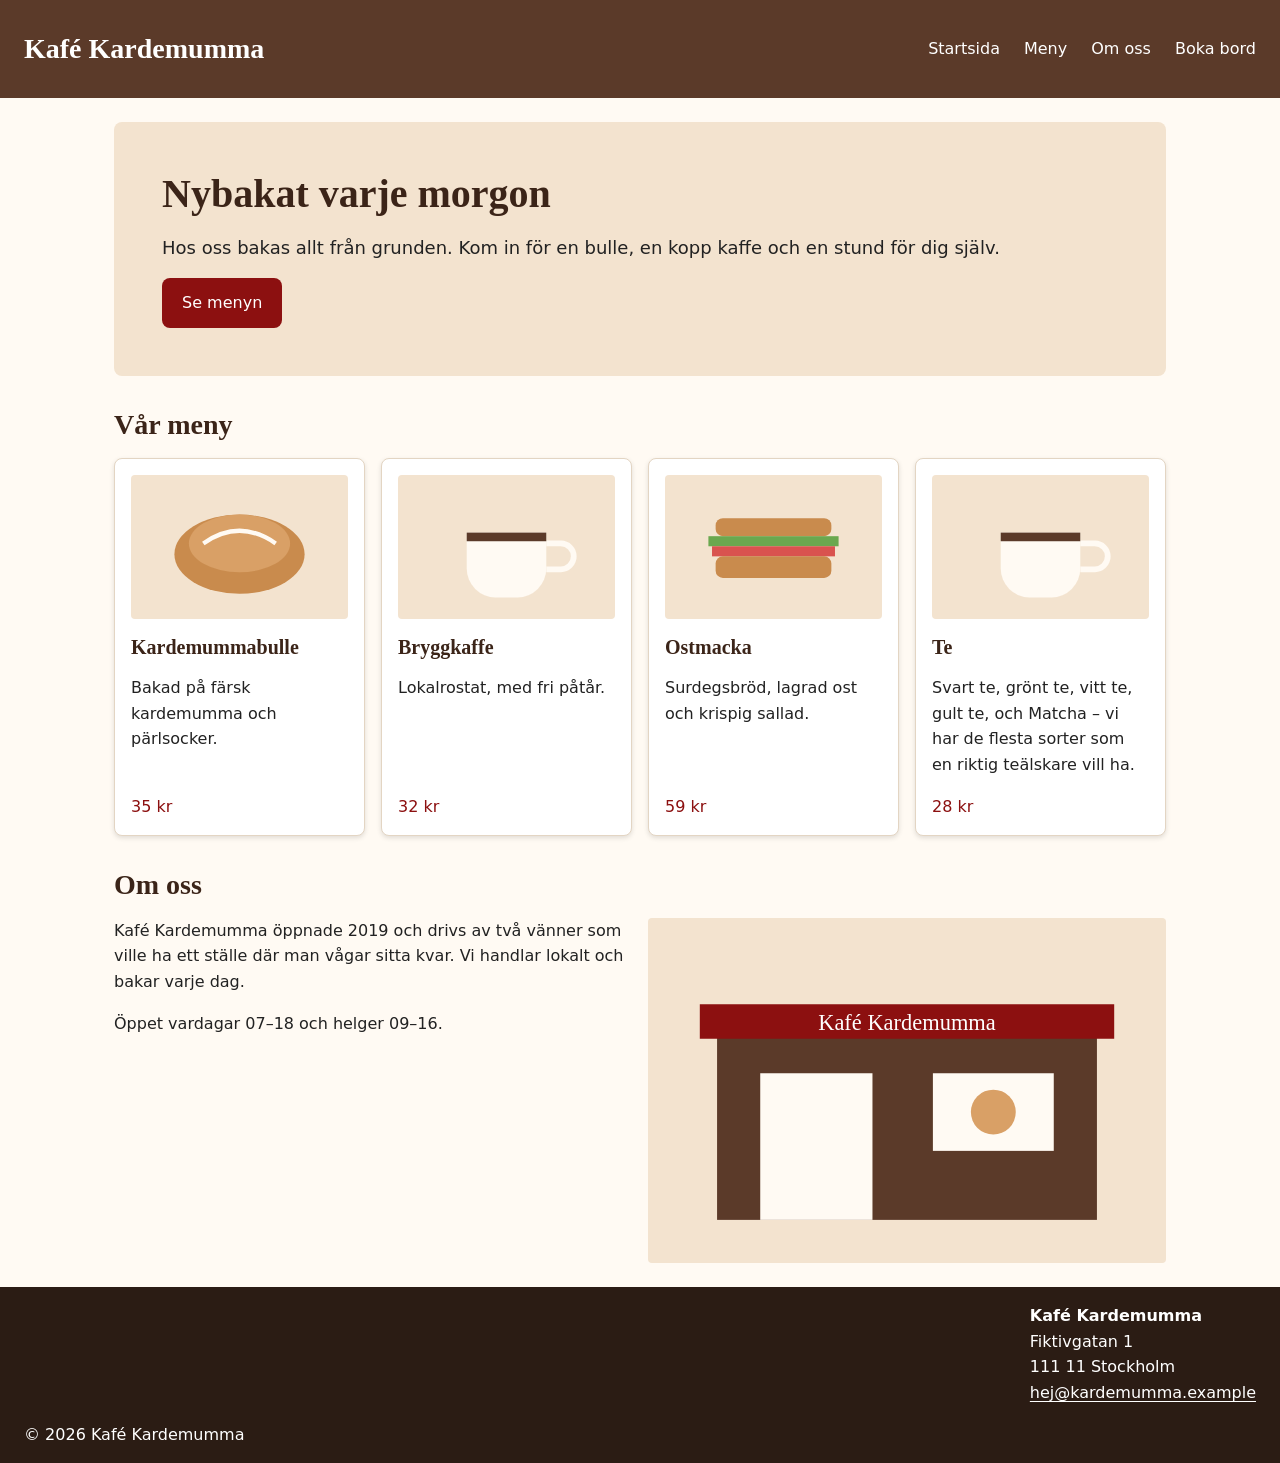
<file: index.html>
<!doctype html>
<html lang="sv" data-theme="system">
    <head>
        <meta charset="UTF-8" />
        <meta name="viewport" content="width=device-width, initial-scale=1.0" />
        <title>Kafé Kardemumma – fika i hjärtat av Stockholm</title>
        <link rel="stylesheet" href="assets/css/variables.css" />
        <link rel="stylesheet" href="assets/css/base.css" />
        <link rel="stylesheet" href="assets/css/layout.css" />
        <link rel="stylesheet" href="assets/css/components.css" />
    </head>
    <body>
        <header>
            <h1>Kafé Kardemumma</h1>
            <nav aria-label="Huvudmeny">
                <ul>
                    <li>
                        <a href="index.html" aria-current="page">Startsida</a>
                    </li>
                    <li><a href="#meny">Meny</a></li>
                    <li><a href="#om-oss">Om oss</a></li>
                    <li><a href="kontakt.html">Boka bord</a></li>
                </ul>
            </nav>
        </header>
        <main>
            <section id="hero">
                <h2>Nybakat varje morgon</h2>
                <p>
                    Hos oss bakas allt från grunden. Kom in för en bulle, en
                    kopp kaffe och en stund för dig själv.
                </p>
                <a href="#meny" class="knapp">Se menyn</a>
            </section>
            <section id="meny">
                <h2>Vår meny</h2>
                <div class="meny-lista">
                    <article class="meny-item">
                        <img
                            src="assets/images/bulle.svg"
                            alt="Illustration av en kardemummabulle"
                        />
                        <h3>Kardemummabulle</h3>
                        <p>Bakad på färsk kardemumma och pärlsocker.</p>
                        <p class="pris">35 kr</p>
                    </article>
                    <article class="meny-item">
                        <img
                            src="assets/images/kaffe.svg"
                            alt="Illustration av en kopp bryggkaffe"
                        />
                        <h3>Bryggkaffe</h3>
                        <p>Lokalrostat, med fri påtår.</p>
                        <p class="pris">32 kr</p>
                    </article>
                    <article class="meny-item">
                        <img
                            src="assets/images/smorgas.svg"
                            alt="Illustration av en smörgås"
                        />
                        <h3>Ostmacka</h3>
                        <p>Surdegsbröd, lagrad ost och krispig sallad.</p>
                        <p class="pris">59 kr</p>
                    </article>
                    <article class="meny-item">
                        <img
                            src="assets/images/kaffe.svg"
                            alt="En rykande kopp te"
                        />
                        <h3>Te</h3>
                        <p>
                            Svart te, grönt te, vitt te, gult te, och Matcha –
                            vi har de flesta sorter som en riktig teälskare vill
                            ha.
                        </p>
                        <p class="pris">28 kr</p>
                    </article>
                </div>
            </section>
            <section id="om-oss">
                <img src="assets/images/kafe.svg" alt="Kaféet exteriör" />
                <h2>Om oss</h2>
                <div class="om-oss-text">
                    <p>
                        Kafé Kardemumma öppnade 2019 och drivs av två vänner som
                        ville ha ett ställe där man vågar sitta kvar. Vi handlar
                        lokalt och bakar varje dag.
                    </p>
                    <p>Öppet vardagar 07–18 och helger 09–16.</p>
                </div>
            </section>
        </main>
        <footer>
            <address>
                <p class="company-name">Kafé Kardemumma</p>
                <p>Fiktivgatan 1</p>
                <p>111 11 Stockholm</p>
                <p>
                    <a href="mailto:hej@kardemumma.example"
                        >hej@kardemumma.example</a
                    >
                </p>
            </address>
            <p class="copyright">&copy; 2026 Kafé Kardemumma</p>
        </footer>
    </body>
</html>
</file>
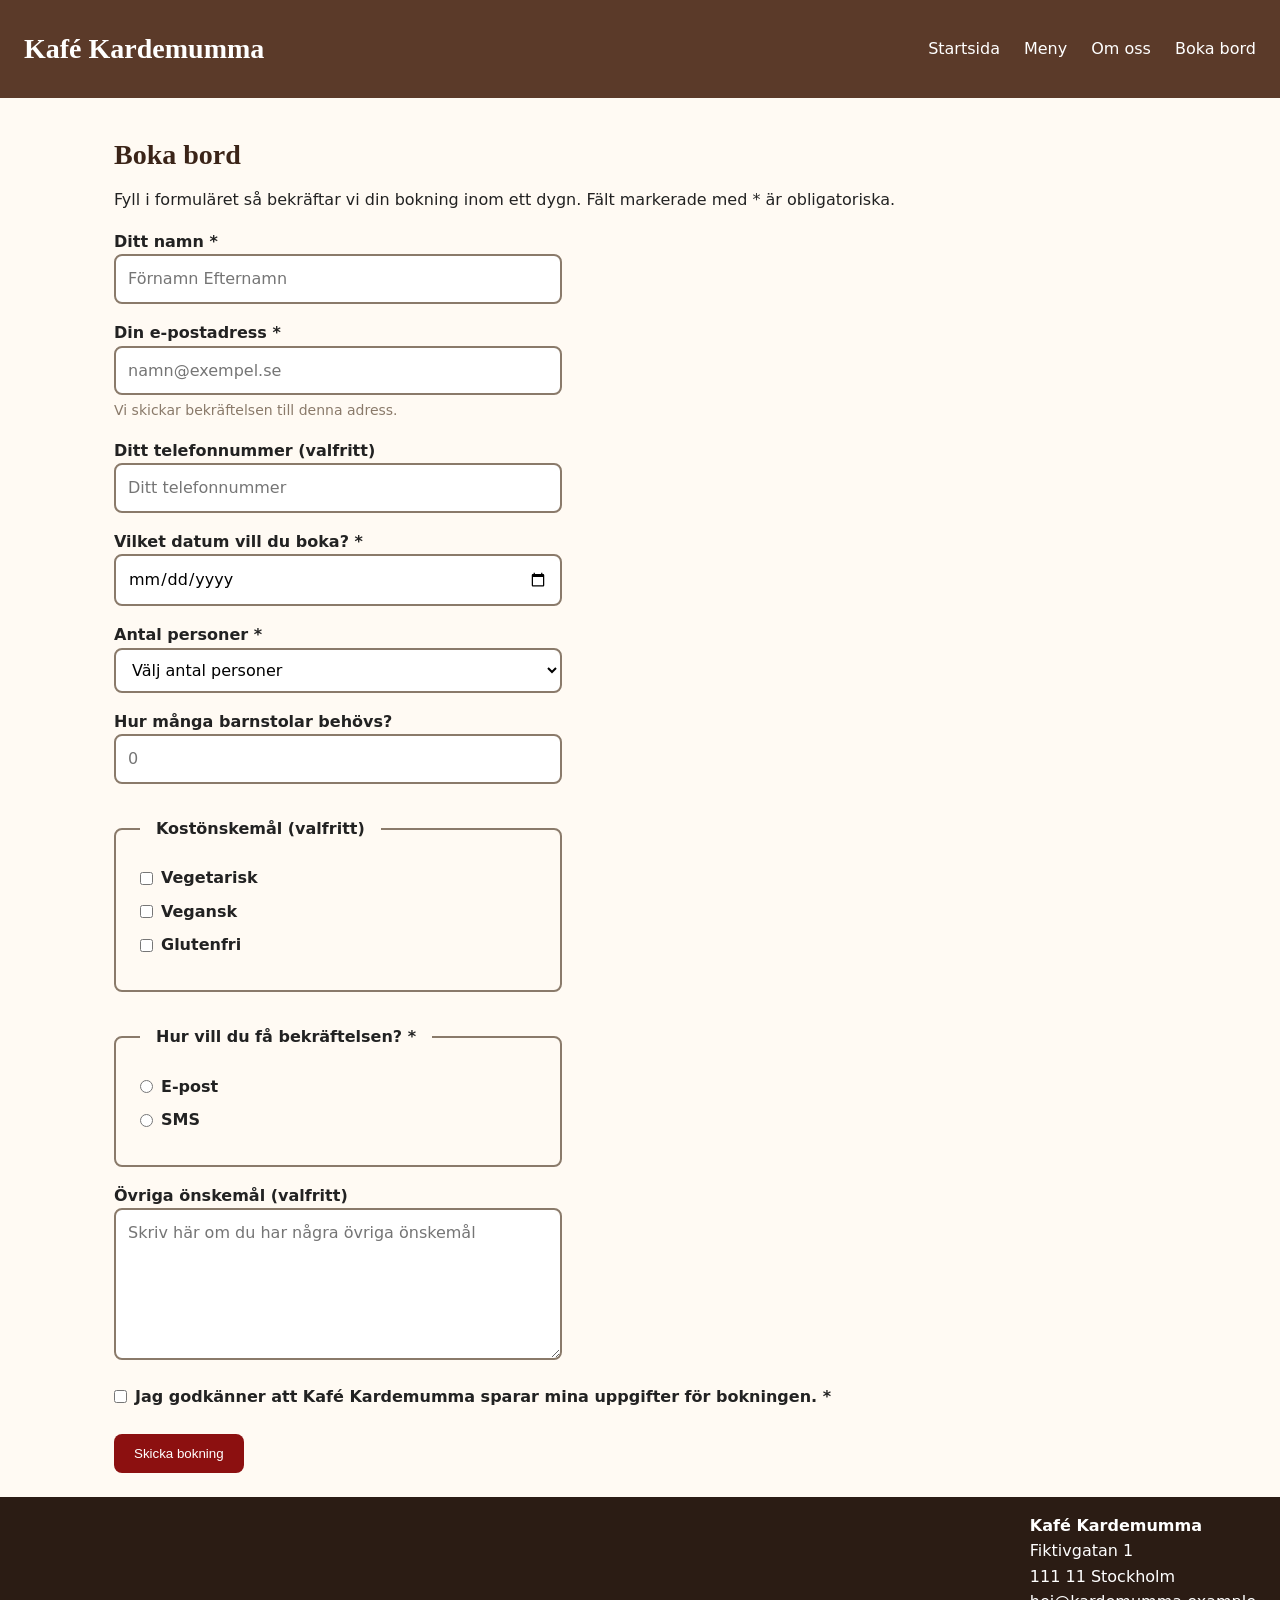
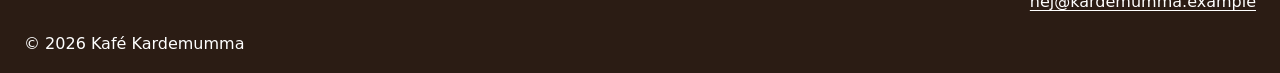
<file: kontakt.html>
<!doctype html>
<html lang="sv" data-theme="system">
    <head>
        <meta charset="UTF-8" />
        <meta name="viewport" content="width=device-width, initial-scale=1.0" />
        <title>Boka bord – Kafé Kardemumma</title>
        <link rel="stylesheet" href="assets/css/variables.css" />
        <link rel="stylesheet" href="assets/css/base.css" />
        <link rel="stylesheet" href="assets/css/layout.css" />
        <link rel="stylesheet" href="assets/css/components.css" />
    </head>
    <body>
        <header>
            <h1>Kafé Kardemumma</h1>
            <nav aria-label="Huvudmeny">
                <ul>
                    <li><a href="index.html">Startsida</a></li>
                    <li><a href="index.html#meny">Meny</a></li>
                    <li><a href="index.html#om-oss">Om oss</a></li>
                    <li>
                        <a href="kontakt.html" aria-current="page">Boka bord</a>
                    </li>
                </ul>
            </nav>
        </header>

        <main>
            <h2>Boka bord</h2>
            <p>
                Fyll i formuläret så bekräftar vi din bokning inom ett dygn.
                Fält markerade med * är obligatoriska.
            </p>

            <form action="#" method="post">
                <div class="falt">
                    <label for="namn">Ditt namn *</label>
                    <input
                        type="text"
                        id="namn"
                        name="namn"
                        placeholder="Förnamn Efternamn"
                        required
                    />
                </div>
                <div class="falt">
                    <label for="epost">Din e-postadress *</label>
                    <input
                        type="email"
                        id="epost"
                        name="epost"
                        placeholder="namn@exempel.se"
                        aria-describedby="epost-hjalp"
                        required
                    />
                    <p id="epost-hjalp" class="hjalp-text">
                        Vi skickar bekräftelsen till denna adress.
                    </p>
                </div>
                <div class="falt">
                    <label for="telefon">Ditt telefonnummer (valfritt)</label>
                    <input
                        type="tel"
                        id="telefon"
                        name="telefon"
                        placeholder="Ditt telefonnummer"
                    />
                </div>
                <div class="falt">
                    <label for="datum">Vilket datum vill du boka? *</label>
                    <input type="date" id="datum" name="datum" required />
                </div>

                <label for="antal-personer">Antal personer *</label>
                <select id="antal-personer" name="antal-personer" required>
                    <option value="">Välj antal personer</option>
                    <option value="1">1 person</option>
                    <option value="2">2 personer</option>
                    <option value="3">3 personer</option>
                    <option value="4">4 personer</option>
                    <option value="5">5 eller fler</option>
                </select>

                <label for="barnstolar">Hur många barnstolar behövs?</label>
                <input
                    type="number"
                    id="barnstolar"
                    name="barnstolar"
                    placeholder="0"
                    min="0"
                    max="5"
                />

                <fieldset>
                    <legend>Kostönskemål (valfritt)</legend>
                    <div class="checkbox-group">
                        <input
                            type="checkbox"
                            id="vegetarisk"
                            name="kostonskemal"
                            value="vegetarisk"
                        />
                        <label for="vegetarisk">Vegetarisk</label>
                    </div>
                    <div class="checkbox-group">
                        <input
                            type="checkbox"
                            id="vegansk"
                            name="kostonskemal"
                            value="vegansk"
                        />
                        <label for="vegansk">Vegansk</label>
                    </div>
                    <div class="checkbox-group">
                        <input
                            type="checkbox"
                            id="glutenfri"
                            name="kostonskemal"
                            value="glutenfri"
                        />
                        <label for="glutenfri">Glutenfri</label>
                    </div>
                </fieldset>

                <fieldset>
                    <legend>Hur vill du få bekräftelsen? *</legend>
                    <div class="checkbox-group">
                        <input
                            type="radio"
                            id="bekraftelse-epost"
                            name="bekraftelse"
                            value="epost"
                            required
                        />
                        <label for="bekraftelse-epost">E-post</label>
                    </div>
                    <div class="checkbox-group">
                        <input
                            type="radio"
                            id="bekraftelse-sms"
                            name="bekraftelse"
                            value="sms"
                            required
                        />
                        <label for="bekraftelse-sms">SMS</label>
                    </div>
                </fieldset>

                <label for="onskemal">Övriga önskemål (valfritt) </label>
                <textarea
                    name="onskemal"
                    id="onskemal"
                    placeholder="Skriv här om du har några övriga önskemål"
                    rows="5"
                ></textarea>
                <div class="checkbox-group samtycke">
                    <input
                        type="checkbox"
                        id="samtycke"
                        name="samtycke"
                        required
                    />
                    <label for="samtycke">
                        Jag godkänner att Kafé Kardemumma sparar mina uppgifter
                        för bokningen. *
                    </label>
                </div>
                <input type="submit" value="Skicka bokning" />
            </form>
        </main>

        <footer>
            <address>
                <p class="company-name">Kafé Kardemumma</p>
                <p>Fiktivgatan 1</p>
                <p>111 11 Stockholm</p>
                <p>
                    <a href="mailto:hej@kardemumma.example"
                        >hej@kardemumma.example</a
                    >
                </p>
            </address>
            <p class="copyright">&copy; 2026 Kafé Kardemumma</p>
        </footer>
    </body>
</html>
</file>
<file: assets/css/variables.css>
:root {
    color-scheme: light;

    /* PRIMITIVES */
    --color-black: #222222;
    --color-white: #ffffff;
    --color-primary-100: #fffaf3;
    --color-primary-200: #f3e3cf;
    --color-primary-300: #e3d5c3;
    --color-primary-500: #5b3a29;
    --color-primary-700: #3b2418;
    --color-primary-800: #2b1c14;
    --color-secondary-500: #8c1010;
    --color-secondary-700: #6f0c0c;
    --color-secondary-800: #5e0a0a;
    --color-gray: #8a7a6a;
    --color-blue: #1a73e8;
    --shadow: 0px 2px 5px 0px rgba(0, 0, 0, 0.12);
    --shadow-active:
        0px 2px 20px 0px rgba(0, 0, 0, 0.12),
        inset 0 0 0 1px var(--color-primary-500);

    --space-1: 4px;
    --space-2: 8px;
    --space-3: 16px;
    --space-4: 24px;
    --space-5: 32px;
    --space-6: 48px;

    --font-sans-serif: system-ui, Segoe UI, Roboto, sans-serif;
    --font-serif: Georgia, serif;

    /* SEMANTIC TOKENS */
    --color-background: var(--color-primary-100);
    --color-text: var(--color-black);

    --color-heading: var(--color-primary-700);
    --color-text-caption: var(--color-gray);
    --color-text-price: var(--color-secondary-500);

    --color-surface: var(--color-primary-200);
    --color-border: var(--color-primary-300);

    --color-background-card: var(--color-white);
    --color-border-card: var(--color-primary-300);
    --shadow-card: var(--shadow);
    --shadow-card-hover: var(--shadow-active);

    --color-background-button: var(--color-secondary-500);
    --color-background-button-hover: var(--color-secondary-700);
    --color-text-button: var(--color-white);

    --color-background-header: var(--color-primary-500);
    --color-background-footer: var(--color-primary-800);
    --color-text-header: var(--color-white);
    --color-text-footer: var(--color-white);

    --color-nav-link: var(--color-white);
    --color-nav-link-hover: var(--color-white);
    --color-link: var(--color-primary-500);
    --color-link-hover: var(--color-primary-800);

    --color-outline: var(--color-blue);

    --color-background-input: var(--color-white);
    --color-border-form: var(--color-gray);

    --space-xsmall: var(--space-1);
    --space-small: var(--space-2);
    --space-normal: var(--space-3);
    --space-medium: var(--space-4);
    --space-large: var(--space-5);
    --space-xlarge: var(--space-6);

    --radius-card: var(--space-2);
    --radius-image: var(--space-1);
    --radius-button: var(--space-2);
    --radius-form: var(--space-2);

    --font-body: var(--font-sans-serif);
    --font-heading: var(--font-serif);
}

/* DARK MODE */
@media (prefers-color-scheme: dark) {
    :root:not([data-theme='light']) {
        color-scheme: dark;

        --color-background: var(--color-primary-700);
        --color-text: var(--color-white);

        --color-heading: var(--color-primary-100);
        --color-text-caption: var(--color-gray);
        --color-text-price: var(--color-white);

        --color-surface: var(--color-primary-500);
        --color-border: var(--color-primary-800);

        --color-background-card: var(--color-primary-500);
        --color-border-card: var(--color-primary-800);

        --color-background-header: var(--color-primary-800);
        --color-background-footer: var(--color-primary-800);

        --color-background-input: var(--color-primary-800);
    }
}

/* FORCE LIGHT MODE */
:root[data-theme='light'] {
    color-scheme: light;

    --color-background: var(--color-primary-100);
    --color-text: var(--color-black);

    --color-heading: var(--color-primary-700);
    --color-text-caption: var(--color-gray);
    --color-text-price: var(--color-secondary-500);

    --color-surface: var(--color-primary-200);
    --color-border: var(--color-primary-300);

    --color-background-card: var(--color-white);
    --color-border-card: var(--color-primary-300);
    --shadow-card: var(--shadow);
    --shadow-card-hover: var(--shadow-active);

    --color-background-button: var(--color-secondary-500);
    --color-background-button-hover: var(--color-secondary-700);
    --color-text-button: var(--color-white);

    --color-background-header: var(--color-primary-500);
    --color-background-footer: var(--color-primary-800);
    --color-text-header: var(--color-white);
    --color-text-footer: var(--color-white);

    --color-nav-link: var(--color-white);
    --color-nav-link-hover: var(--color-white);
    --color-link: var(--color-primary-500);
    --color-link-hover: var(--color-primary-800);

    --color-outline: var(--color-blue);

    --space-xsmall: var(--space-1);
    --space-small: var(--space-2);
    --space-normal: var(--space-3);
    --space-medium: var(--space-4);
    --space-large: var(--space-5);
    --space-xlarge: var(--space-6);

    --radius-card: var(--space-2);
    --radius-image: var(--space-1);
    --radius-button: var(--space-2);
    --radius-form: var(--space-2);

    --font-body: var(--font-sans-serif);
    --font-heading: var(--font-serif);

    --color-border-form: var(--color-gray);
}

/* FORCE DARK MODE */
:root[data-theme='dark'] {
    color-scheme: dark;

    --color-background: var(--color-primary-700);
    --color-text: var(--color-white);

    --color-heading: var(--color-primary-100);
    --color-text-caption: var(--color-gray);
    --color-text-price: var(--color-white);

    --color-surface: var(--color-primary-500);
    --color-border: var(--color-primary-800);

    --color-background-card: var(--color-primary-500);
    --color-border-card: var(--color-primary-800);

    --color-background-header: var(--color-primary-800);
    --color-background-footer: var(--color-primary-800);
}
</file>
<file: assets/css/base.css>
/*
GRUNDINSTÄLLNINGAR
Border box
Nollställer margin och paddings
Body
Typografi (rubriker, paragrapher, egna klasser
Länkar
Responsiva bilder
*/

/* Padding och border inkluderas i elementets totala storlek */
*,
*::before,
*::after {
    box-sizing: border-box;
}
/* Nollställer margin och padding på alla element */
* {
    margin: 0;
    padding: 0;
}

body {
    margin: 0;
    background-color: var(--color-background);
    color: var(
        --color-text
    ); /* Kontrast mot body background: 15.32 AAA. Kontrast mot article background: 15.91 AAA. Kontrast mot hero background: 12.65 AAA */
    font-family: var(--font-body);
    /* rem är bättre än px eftersom rem anger storleken i förhållande till rot-elementets
    storlek och är inte ett fast värde som px är. Det gör att teckenstorleken kan skalas upp
    om en användare ändrar i sin webbläsare att teckenstorleken ska öka/bli större. Det ger en
    bättre tillgänglighet. */
    line-height: 1.6;
}

/* TYPOGRAFI: rubriker, paragrapher */
h1,
h2,
h3 {
    font-family: var(--font-heading);
    line-height: 1.2;
}
h1,
h2 {
    font-size: 1.75rem;
}
h3 {
    font-size: 1.25rem;
}
h2,
h3 {
    margin-top: 1rem;
}
main h1,
main h2,
main h3 {
    color: var(
        --color-heading
    ); /* Kontrast mot article background: 14.47 AAA */
}

p {
    margin-top: var(--space-normal);
}

#hero h2 {
    margin-top: 0;
}

#hero p {
    font-size: 1.125rem;
    line-height: 1.6;
}
/* Använda clamp för att ge rubriken i hero en responsiv storlek */
#hero h2 {
    font-size: clamp(1.75rem, 1.25vw + 1.5rem, 2.5rem);
}

footer address p {
    margin-top: 0;
    font-style: normal;
}

.pris {
    color: var(
        --color-text-price
    ); /* Kontrast mot article background: 9.56 AAA */
    margin-top: auto;
    padding-top: var(--space-normal);
}
.hjalp-text {
    color: var(
        --color-text-caption
    ); /* Kontrast mot body background: 5.53 AA */
    font-size: 0.875rem;
    margin-top: 0.25rem;
}
.samtycke {
    margin-top: var(--space-normal);
}
.company-name {
    font-weight: 700;
}
.copyright {
    margin-top: 0;
    align-self: flex-start;
}

/* LÄNKAR */
a {
    color: var(
        --color-link
    ); /* Kontrast mot article background: 9.56 AAA.  Kontrast mot body background: 9.20 AAA. Kontrast mot hero background: 7.60 AAA */
    text-underline-offset: 3px;
}
a:hover {
    color: var(
        --color-link-hover
    ); /* Kontrast mot article background: 13.78 AAA.  Kontrast mot body background: 13.27 AAA. Kontrast mot hero background: 10.96 AAA */
    text-decoration-thickness: 2px;
}
a:focus-visible {
    outline: 3px solid var(--color-outline);
    outline-offset: 2px;
}

nav a {
    color: var(--color-nav-link); /* Kontast mot header background 10.09 AAA. */
    text-decoration: none;
}
nav a:hover {
    color: var(
        --color-nav-link-hover
    ); /* Kontast mot header background 10.09 AAA. */
    text-decoration: underline;
    text-decoration-thickness: 2px;
}

footer a {
    color: var(
        --color-text-footer
    ); /* Kontrast mot footer background: 16.42 AAA */
}
footer a:hover {
    color: var(
        --color-text-footer
    ); /* Kontrast mot footer background: 16.42 AAA */
}

/* Gör så att bilder inte går utanför sin container
och att bilder skalar propotionerligt */
img {
    max-width: 100%;
    height: auto;
}
</file>
<file: assets/css/layout.css>
/*
Header
Footer
Main
Sectioner
Nav-lista
Hero
Media queries
*/

header {
    background-color: var(--color-background-header);
    display: flex;
    justify-content: space-between;
    align-items: center;
    flex-wrap: wrap;
    gap: var(--space-small) var(--space-normal);
}
footer {
    background-color: var(--color-background-footer);
    display: flex;
    flex-direction: column;
    gap: var(--space-normal);
}
@media (min-width: 600px) {
    footer {
        align-items: flex-end;
    }
}
header,
footer {
    color: var(
        --color-text-header
    ); /* Kontast mot header background 10.09 AAA. Kontast mot footer background 16.42 AAA */
    padding: var(--space-normal) var(--space-medium);
}

main {
    max-width: 1100px;
    padding: var(--space-medium);
    /* Sätter top/bottom margin till 0 och vänster/höger margin till auto.
    auto gör att elementet får sitt värde automatiskt (lika mycket till vänster som till höger) baserat på förälderns bredd.
    Effekten blir att elementet centreras horisontellt. */
    margin: 0 auto;
}

section:not(:first-child) {
    margin-top: var(--space-large);
}

nav ul {
    list-style: none;
    margin: 0;
    padding: 0;
    display: flex;
    gap: var(--space-medium);
}

#hero {
    background-color: var(--color-surface);
    padding: var(--space-normal);
    border-radius: var(--radius-card);
    font-family: var(--font-body);
}

@media (min-width: 600px) {
    /* Större rubrik i Hero */
    /*
    #hero h2 {
        font-size: 2.125rem;
    }
    */

    /* Mer padding i hero */
    #hero {
        padding: var(--space-large);
    }

    /* Sista meny-item ska sträcka sig över två kolumner */
    /* .meny-item:last-child {
        grid-column: span 2;
    } */
}

@media (min-width: 900px) {
    /* Om oss i två kolumner */
    #om-oss {
        display: grid;
        grid-template-columns: 1fr 1fr;
        gap: var(--space-normal);
    }
    #om-oss h2 {
        grid-column: 1 / -1;
    }
    #om-oss p {
        grid-column: 1;
    }
    #om-oss img {
        grid-column: 2;
        grid-row: 2 / span 2;
    }
    /* Gruppera texten i en container så att textstyckena hamnar i samma rad */
    #om-oss .om-oss-text {
        grid-column: 1;
        grid-row: 2;
    }
    /* Ta bort padding-top för att linjera texten bildens överkant */
    #om-oss p:first-of-type,
    #om-oss h2 {
        margin-top: 0;
    }

    /* Återställ sista meny-item */
    /* .meny-item:last-child {
        grid-column: span 1;
    } */

    /* Mer padding i hero */
    #hero {
        padding: var(--space-xlarge);
    }

    /* Jag gör inte sidhuvudet bredare, men jag lägger till mer padding ovanför och nedanför
    så att sidhuvudet blir lite högre. */
    header {
        padding: var(--space-large) var(--space-medium);
    }
}
</file>
<file: assets/css/components.css>
/*
Kort
Knappar
Formulär
*/

/* KORT */
article {
    background-color: var(--color-background-card);
    border: 1px solid var(--color-border-card);
    border-radius: var(--radius-card);
    padding: var(--space-normal);
    box-shadow: var(--shadow-card);
    display: flex;
    flex-direction: column;
    justify-content: center;
    /* Steg 5 Experimentera
    JUSTIFY CONTENT
    justify-content: center;
    justify-content: flex-end;
    justify-content: space-around;
    Det blir ingen skillnad. Jag måste göra föräldren .meny-lista till en flexbehållare för att justify-content ska kunna påverka article-elementet.)

    ALIGN-ITEMS
    align-items: center (det gör att texten i article blir centrerad)
    align-items: flex-end (det gör att texten i article blir högerjusterad)
    */
}
/* Boxmodellen för en article, från vänster till höger (horisontellt):

margin 0 | border 1 | padding 16 | content 1034 | padding 16 | border 1 | margin 0

*/
article img {
    border-radius: var(--radius-image);
}

.meny-lista {
    margin-top: var(--space-normal);
    /* Gör meny-listan till en flexbehållare så att article .meny-item ligger på en rad på större skärmar.
    Detta gör att nu kan man även se att priset justeras mot artikelns botten. */
    /* display: flex;
    flex-wrap: wrap;
    gap: 0.5rem 1rem; */

    /* Skapa en grid */
    display: grid;
    grid-template-columns: repeat(auto-fit, minmax(240px, 1fr));
    gap: var(--space-normal);
}

.meny-item {
    /* flex: 1 1 240px; */
    transition:
        scale 300ms ease-in-out,
        box-shadow 300ms ease-in-out,
        border-color 300ms ease-in-out;
}
.meny-item:hover {
    scale: 1.03;
    box-shadow: var(--shadow-card-hover);
}

/* Motivering av valet mellan Flexbox och Grid:
    Eftersom rubriken ska täcka båda kolumnerna,
    texten ska ligga i den vänstra kolumen,
    och bilden i den högra kolumnen,
    passar det bra att använda grid eftersom det går att styra
    placeringen i två dimensioner (horisontellt och vertikalt).
*/
#om-oss img {
    border-radius: var(--radius-image);
}

/***** KNAPPAR *****/
.knapp,
input[type='submit'] {
    display: inline-block;
    color: var(--color-text-button); /* Kontrast mot background: 9.56 AAA */
    background-color: var(--color-background-button);
    padding: 12px 20px;
    margin-top: var(--space-normal);
    border-radius: var(--radius-button);
    text-decoration: none;
    border: none;
    cursor: pointer;
}
.knapp:hover,
input[type='submit']:hover {
    color: var(
        --color-text-button
    ); /* Kontrast mot hover background: 12.11 AAA */
    background-color: var(--color-background-button-hover);
}
.knapp:active,
input[type='submit']:active {
    transform: scale(0.97);
}
/* Jag lägger inte in en :focus-visible på knapp-klassen eftersom den redan får den stilen från a-elementet */

/***** FORMULÄR *****/
input[type='text'],
input[type='email'],
input[type='tel'],
input[type='date'],
input[type='number'],
select,
textarea {
    width: 100%;
    max-width: 28rem;
    padding: 10px 12px;
    border: 2px solid var(--color-border-form);
    border-radius: var(--radius-form);
    font: inherit;
    background-color: var(--color-background-input);
}
label {
    font-weight: 700;
    display: block;
    margin-top: var(--space-normal);
}
fieldset {
    margin-top: var(--space-large);
    padding: var(--space-medium);
    border: 2px solid var(--color-border-form);
    border-radius: var(--radius-form);
    max-width: 28rem;
}
fieldset legend {
    font-weight: 700;
    padding: 0 var(--space-normal);
}

.checkbox-group {
    display: flex;
    align-items: center;
    gap: var(--space-small);
    margin-bottom: var(--space-small);
}
.checkbox-group label {
    margin-top: 0;
}
</file>
